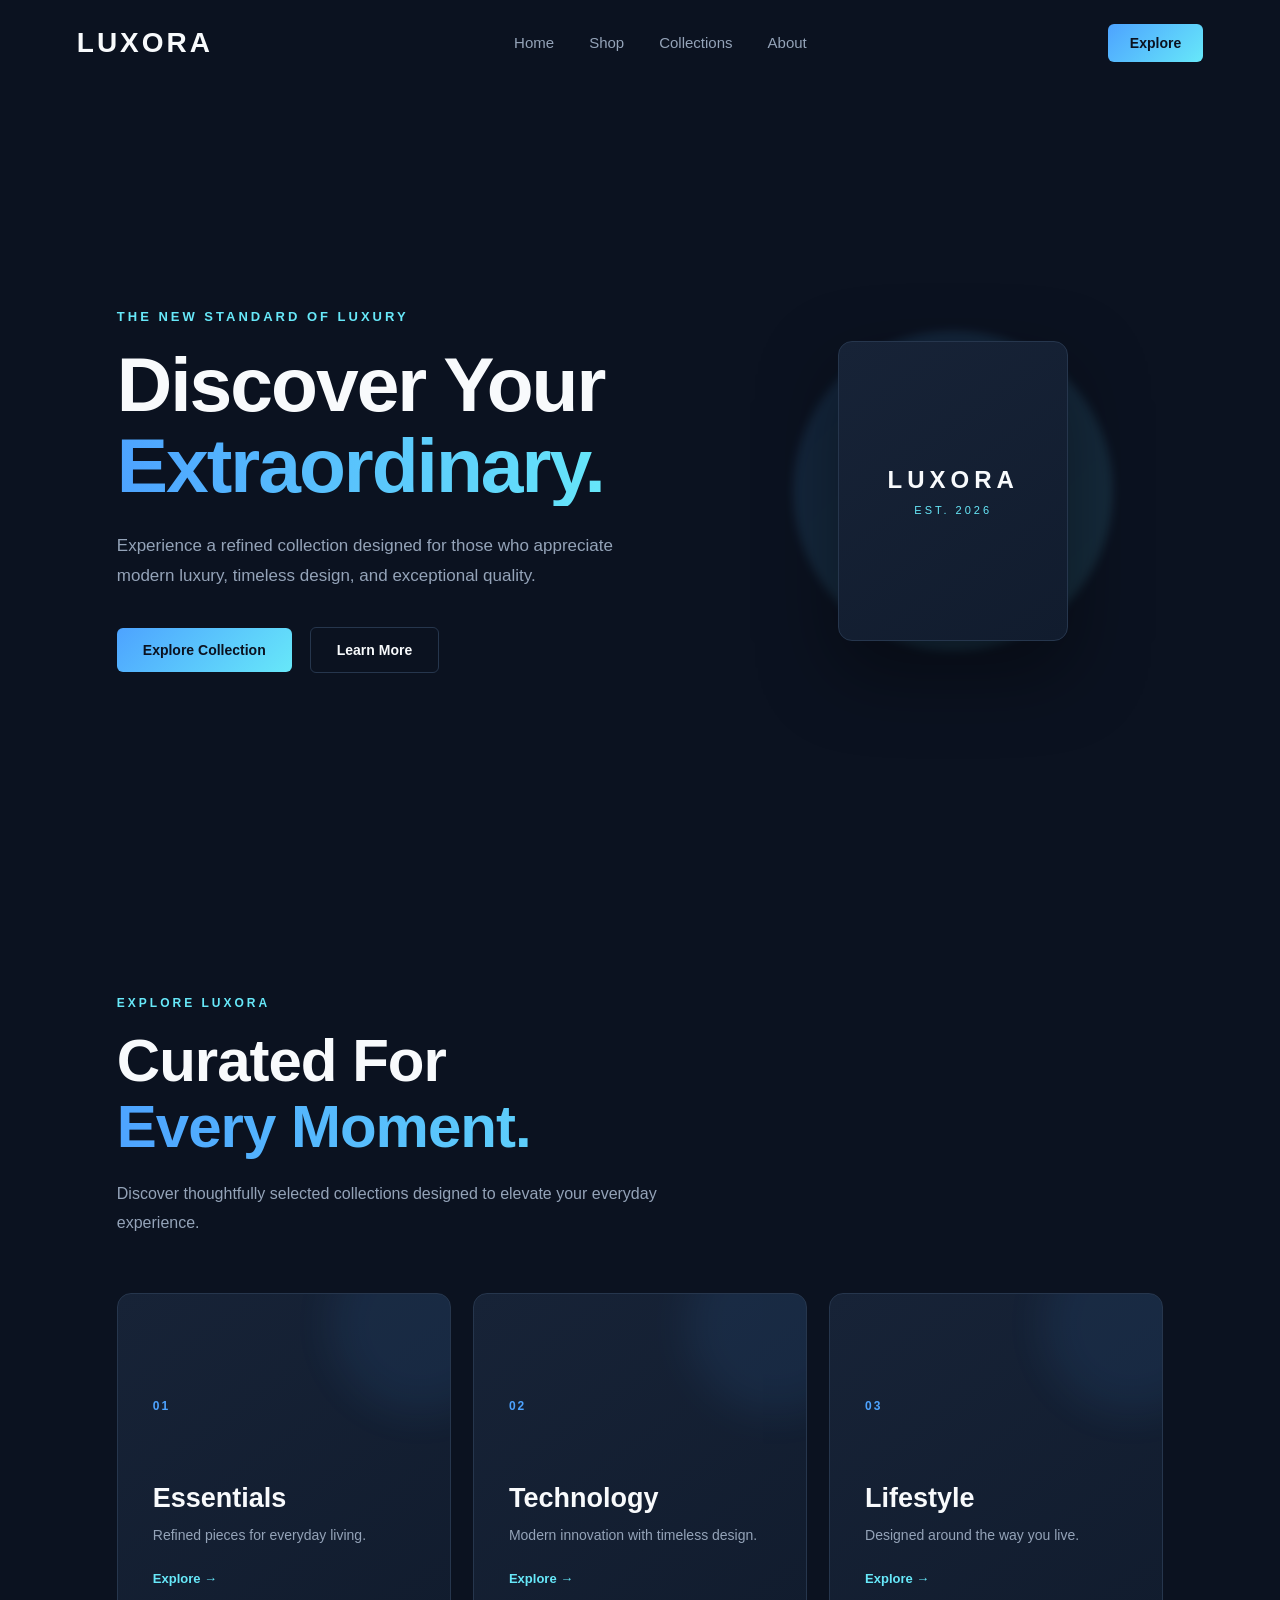
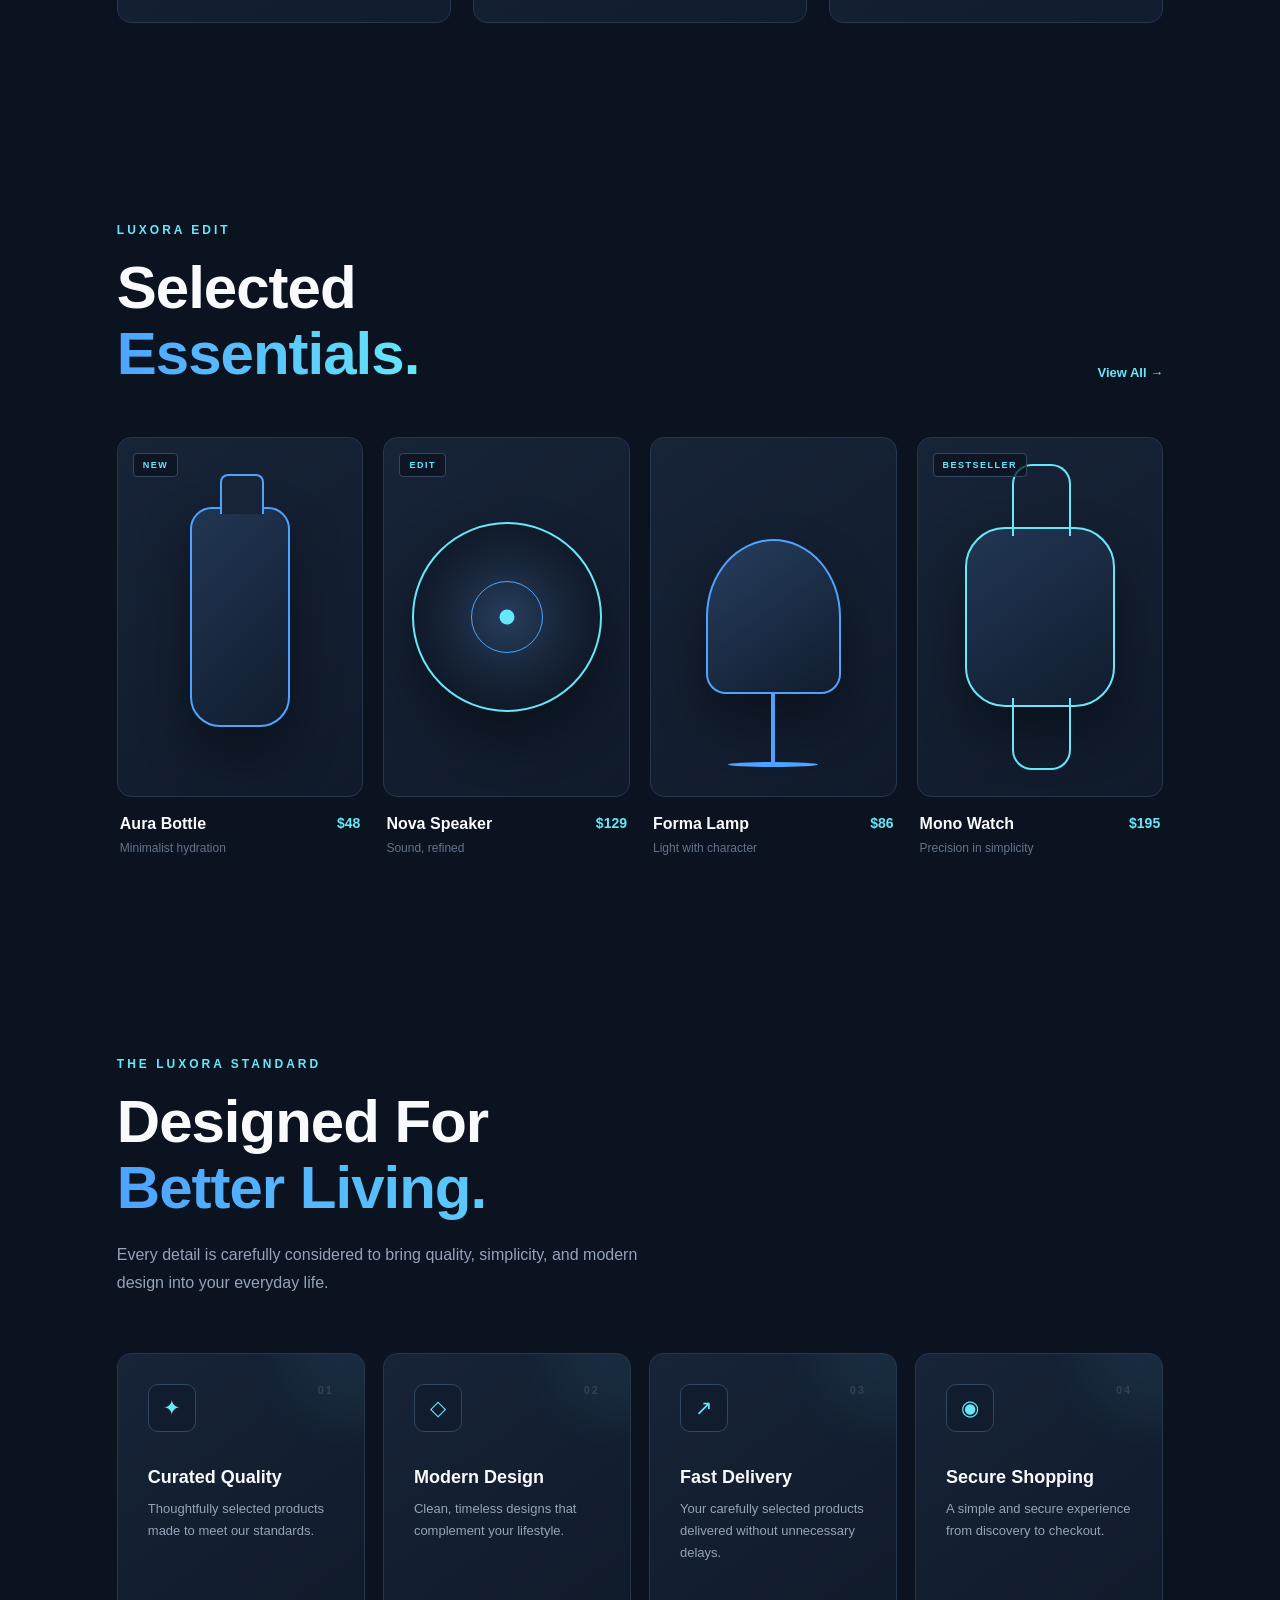
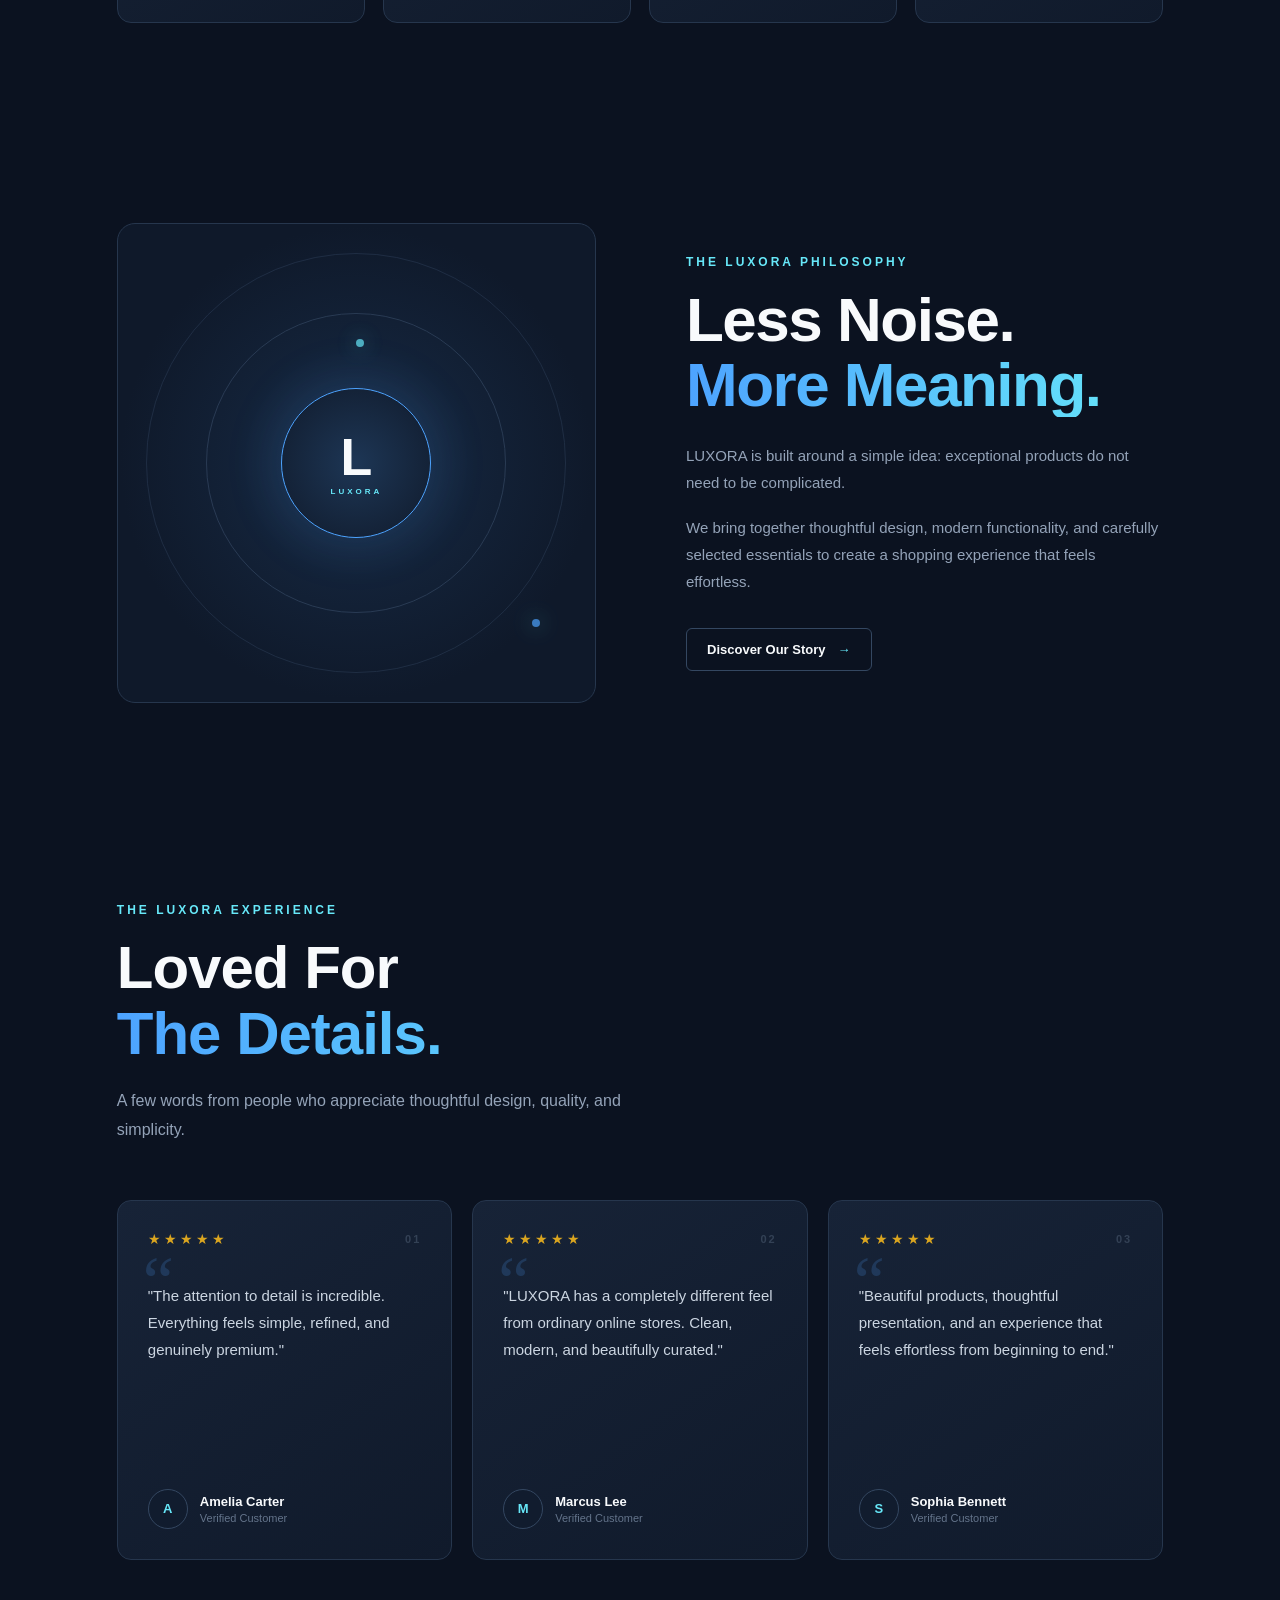
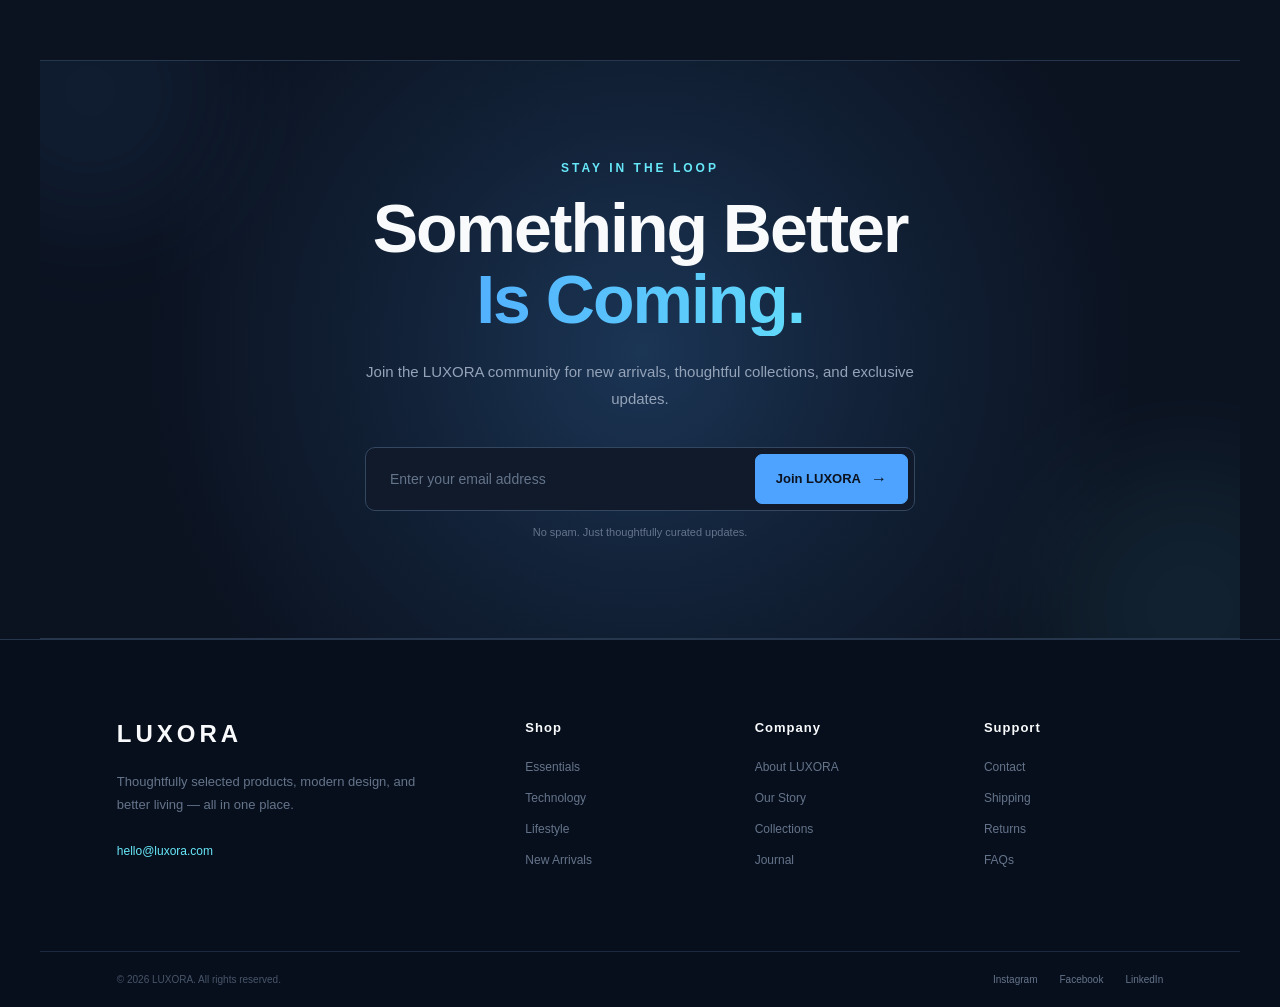
<file: index.html>
<!DOCTYPE html>
<html lang="en">

<head>
    <meta charset="UTF-8">

    <meta name="viewport" content="width=device-width, initial-scale=1.0">

    <title>LUXORA — Premium Lifestyle</title>

    <link rel="stylesheet" href="css/style.css">
</head>

<body>

    <!-- =========================
         HEADER / NAVBAR
    ========================== -->

    <header class="site-header">

        <nav class="navbar">

            <!-- Logo -->
            <a href="#" class="logo">LUXORA</a>


            <!-- Mobile Menu Toggle -->
            <input
                type="checkbox"
                id="menu-toggle"
                class="menu-toggle"
            >

            <label for="menu-toggle" class="menu-icon">
                <span></span>
                <span></span>
                <span></span>
            </label>


            <!-- Navigation Links -->
            <ul class="nav-links">
                <li><a href="#">Home</a></li>
                <li><a href="#">Shop</a></li>
                <li><a href="#">Collections</a></li>
                <li><a href="#">About</a></li>
            </ul>


            <!-- Desktop Button -->
            <a href="#" class="nav-button">Explore</a>

        </nav>

    </header>


    <!-- =========================
         MAIN CONTENT
    ========================== -->

    <main>

        <!-- =========================
             HERO SECTION
        ========================== -->

        <section class="hero">
            

            <!-- Hero Content -->

            <div class="hero-content">

                <p class="hero-label">
                    THE NEW STANDARD OF LUXURY
                </p>

                <h1>
                    Discover Your
                    <span>Extraordinary.</span>
                </h1>

                <p class="hero-description">
                    Experience a refined collection designed for
                    those who appreciate modern luxury, timeless
                    design, and exceptional quality.
                </p>


                <!-- Hero Buttons -->

                <div class="hero-buttons">

                    <a href="#" class="primary-button">
                        Explore Collection
                    </a>

                    <a href="#" class="secondary-button">
                        Learn More
                    </a>

                </div>

            </div>


            <!-- Hero Visual -->

            <div class="hero-visual">

                <!-- Background Glow -->
                <div class="hero-circle"></div>


                <!-- Product Card -->
                <div class="hero-card">

                    <span>LUXORA</span>

                    <p>EST. 2026</p>

                </div>

            </div>

        </section>

                </section>


        <!-- =========================
             FEATURED CATEGORIES
        ========================== -->

        <section class="categories">

            <div class="section-heading">

                <p class="section-label">
                    EXPLORE LUXORA
                </p>

                <h2>
                    Curated For
                    <span>Every Moment.</span>
                </h2>

                <p class="section-description">
                    Discover thoughtfully selected collections
                    designed to elevate your everyday experience.
                </p>

            </div>


            <div class="category-grid">

                <!-- Category 1 -->

                <a href="#" class="category-card">

                    <div class="category-content">

                        <span class="category-number">
                            01
                        </span>

                        <h3>
                            Essentials
                        </h3>

                        <p>
                            Refined pieces for everyday living.
                        </p>

                        <span class="category-link">
                            Explore →
                        </span>

                    </div>

                </a>


                <!-- Category 2 -->

                <a href="#" class="category-card">

                    <div class="category-content">

                        <span class="category-number">
                            02
                        </span>

                        <h3>
                            Technology
                        </h3>

                        <p>
                            Modern innovation with timeless design.
                        </p>

                        <span class="category-link">
                            Explore →
                        </span>

                    </div>

                </a>


                <!-- Category 3 -->

                <a href="#" class="category-card">

                    <div class="category-content">

                        <span class="category-number">
                            03
                        </span>

                        <h3>
                            Lifestyle
                        </h3>

                        <p>
                            Designed around the way you live.
                        </p>

                        <span class="category-link">
                            Explore →
                        </span>

                    </div>

                </a>

            </div>

        </section>

                <!-- =========================
             FEATURED PRODUCTS
        ========================== -->

        <section class="products">

            <div class="products-heading">

                <div>
                    <p class="section-label">
                        LUXORA EDIT
                    </p>

                    <h2>
                        Selected
                        <span>Essentials.</span>
                    </h2>
                </div>

                <a href="#" class="view-all">
                    View All →
                </a>

            </div>


            <!-- Product Grid -->

            <div class="product-grid">


                <!-- Product 1 -->

                <article class="product-card">

                    <div class="product-image">

                        <span class="product-badge">
                            NEW
                        </span>

                        <div class="product-shape product-shape-one">
                        </div>

                    </div>


                    <div class="product-info">

                        <div>
                            <h3>
                                Aura Bottle
                            </h3>

                            <p>
                                Minimalist hydration
                            </p>
                        </div>

                        <span class="product-price">
                            $48
                        </span>

                    </div>

                </article>


                <!-- Product 2 -->

                <article class="product-card">

                    <div class="product-image">

                        <span class="product-badge">
                            EDIT
                        </span>

                        <div class="product-shape product-shape-two">
                        </div>

                    </div>


                    <div class="product-info">

                        <div>
                            <h3>
                                Nova Speaker
                            </h3>

                            <p>
                                Sound, refined
                            </p>
                        </div>

                        <span class="product-price">
                            $129
                        </span>

                    </div>

                </article>


                <!-- Product 3 -->

                <article class="product-card">

                    <div class="product-image">

                        <div class="product-shape product-shape-three">
                        </div>

                    </div>


                    <div class="product-info">

                        <div>
                            <h3>
                                Forma Lamp
                            </h3>

                            <p>
                                Light with character
                            </p>
                        </div>

                        <span class="product-price">
                            $86
                        </span>

                    </div>

                </article>


                <!-- Product 4 -->

                <article class="product-card">

                    <div class="product-image">

                        <span class="product-badge">
                            BESTSELLER
                        </span>

                        <div class="product-shape product-shape-four">
                        </div>

                    </div>


                    <div class="product-info">

                        <div>
                            <h3>
                                Mono Watch
                            </h3>

                            <p>
                                Precision in simplicity
                            </p>
                        </div>

                        <span class="product-price">
                            $195
                        </span>

                    </div>

                </article>

            </div>

        </section>

                <!-- =========================
             WHY LUXORA
        ========================== -->

        <section class="benefits">

            <div class="benefits-heading">

                <p class="section-label">
                    THE LUXORA STANDARD
                </p>

                <h2>
                    Designed For
                    <span>Better Living.</span>
                </h2>

                <p class="section-description">
                    Every detail is carefully considered to bring
                    quality, simplicity, and modern design into
                    your everyday life.
                </p>

            </div>


            <div class="benefits-grid">


                <!-- Benefit 1 -->

                <article class="benefit-card">

                    <div class="benefit-icon">
                        ✦
                    </div>

                    <div class="benefit-number">
                        01
                    </div>

                    <h3>
                        Curated Quality
                    </h3>

                    <p>
                        Thoughtfully selected products
                        made to meet our standards.
                    </p>

                </article>


                <!-- Benefit 2 -->

                <article class="benefit-card">

                    <div class="benefit-icon">
                        ◇
                    </div>

                    <div class="benefit-number">
                        02
                    </div>

                    <h3>
                        Modern Design
                    </h3>

                    <p>
                        Clean, timeless designs that
                        complement your lifestyle.
                    </p>

                </article>


                <!-- Benefit 3 -->

                <article class="benefit-card">

                    <div class="benefit-icon">
                        ↗
                    </div>

                    <div class="benefit-number">
                        03
                    </div>

                    <h3>
                        Fast Delivery
                    </h3>

                    <p>
                        Your carefully selected products
                        delivered without unnecessary delays.
                    </p>

                </article>


                <!-- Benefit 4 -->

                <article class="benefit-card">

                    <div class="benefit-icon">
                        ◉
                    </div>

                    <div class="benefit-number">
                        04
                    </div>

                    <h3>
                        Secure Shopping
                    </h3>

                    <p>
                        A simple and secure experience
                        from discovery to checkout.
                    </p>

                </article>


            </div>

        </section>

                <!-- =========================
             LUXORA BRAND STORY
        ========================== -->

        <section class="brand-story">

            <div class="story-visual">

                <div class="story-orbit story-orbit-one"></div>

                <div class="story-orbit story-orbit-two"></div>

                <div class="story-center">

                    <span>
                        L
                    </span>

                    <small>
                        LUXORA
                    </small>

                </div>

            </div>


            <div class="story-content">

                <p class="section-label">
                    THE LUXORA PHILOSOPHY
                </p>

                <h2>
                    Less Noise.
                    <span>More Meaning.</span>
                </h2>

                <p class="story-text">
                    LUXORA is built around a simple idea:
                    exceptional products do not need to be
                    complicated.
                </p>

                <p class="story-text">
                    We bring together thoughtful design,
                    modern functionality, and carefully
                    selected essentials to create a shopping
                    experience that feels effortless.
                </p>


                <a href="#" class="story-button">
                    Discover Our Story
                    <span>→</span>
                </a>

            </div>

        </section>

                <!-- =========================
             CUSTOMER TESTIMONIALS
        ========================== -->

        <section class="testimonials">

            <div class="testimonials-heading">

                <p class="section-label">
                    THE LUXORA EXPERIENCE
                </p>

                <h2>
                    Loved For
                    <span>The Details.</span>
                </h2>

                <p class="section-description">
                    A few words from people who appreciate
                    thoughtful design, quality, and simplicity.
                </p>

            </div>


            <!-- Testimonials Grid -->

            <div class="testimonial-grid">


                <!-- Testimonial 1 -->

                <article class="testimonial-card">

                    <div class="testimonial-top">

                        <div class="stars">
                            ★★★★★
                        </div>

                        <span class="testimonial-number">
                            01
                        </span>

                    </div>


                    <blockquote>
                        "The attention to detail is incredible.
                        Everything feels simple, refined, and
                        genuinely premium."
                    </blockquote>


                    <div class="customer">

                        <div class="customer-avatar">
                            A
                        </div>

                        <div>
                            <h3>
                                Amelia Carter
                            </h3>

                            <p>
                                Verified Customer
                            </p>
                        </div>

                    </div>

                </article>


                <!-- Testimonial 2 -->

                <article class="testimonial-card">

                    <div class="testimonial-top">

                        <div class="stars">
                            ★★★★★
                        </div>

                        <span class="testimonial-number">
                            02
                        </span>

                    </div>


                    <blockquote>
                        "LUXORA has a completely different
                        feel from ordinary online stores.
                        Clean, modern, and beautifully curated."
                    </blockquote>


                    <div class="customer">

                        <div class="customer-avatar">
                            M
                        </div>

                        <div>
                            <h3>
                                Marcus Lee
                            </h3>

                            <p>
                                Verified Customer
                            </p>
                        </div>

                    </div>

                </article>


                <!-- Testimonial 3 -->

                <article class="testimonial-card">

                    <div class="testimonial-top">

                        <div class="stars">
                            ★★★★★
                        </div>

                        <span class="testimonial-number">
                            03
                        </span>

                    </div>


                    <blockquote>
                        "Beautiful products, thoughtful
                        presentation, and an experience that
                        feels effortless from beginning to end."
                    </blockquote>


                    <div class="customer">

                        <div class="customer-avatar">
                            S
                        </div>

                        <div>
                            <h3>
                                Sophia Bennett
                            </h3>

                            <p>
                                Verified Customer
                            </p>
                        </div>

                    </div>

                </article>


            </div>

        </section>

        <section class="newsletter">

    <div class="newsletter-glow newsletter-glow-one"></div>
    <div class="newsletter-glow newsletter-glow-two"></div>

    <div class="newsletter-content">

        <p class="section-label">STAY IN THE LOOP</p>

        <h2>
            Something Better
            <span>Is Coming.</span>
        </h2>

        <p class="newsletter-text">
            Join the LUXORA community for new arrivals,
            thoughtful collections, and exclusive updates.
        </p>

        <form class="newsletter-form">

            <input
                type="email"
                placeholder="Enter your email address"
            >

            <button type="submit">
                Join LUXORA
                <span>→</span>
            </button>

        </form>

        <p class="newsletter-note">
            No spam. Just thoughtfully curated updates.
        </p>

    </div>

</section>

    </main>

    <footer class="site-footer">

    <div class="footer-main">

        <!-- Brand -->
        <div class="footer-brand">

            <a href="#" class="footer-logo">
                LUXORA
            </a>

            <p>
                Thoughtfully selected products,
                modern design, and better living —
                all in one place.
            </p>

            <a href="#" class="footer-email">
                hello@luxora.com
            </a>

        </div>

        <!-- Shop -->
        <div class="footer-column">

            <h3>Shop</h3>

            <ul>
                <li><a href="#">Essentials</a></li>
                <li><a href="#">Technology</a></li>
                <li><a href="#">Lifestyle</a></li>
                <li><a href="#">New Arrivals</a></li>
            </ul>

        </div>

        <!-- Company -->
        <div class="footer-column">

            <h3>Company</h3>

            <ul>
                <li><a href="#">About LUXORA</a></li>
                <li><a href="#">Our Story</a></li>
                <li><a href="#">Collections</a></li>
                <li><a href="#">Journal</a></li>
            </ul>

        </div>

        <!-- Support -->
        <div class="footer-column">

            <h3>Support</h3>

            <ul>
                <li><a href="#">Contact</a></li>
                <li><a href="#">Shipping</a></li>
                <li><a href="#">Returns</a></li>
                <li><a href="#">FAQs</a></li>
            </ul>

        </div>

    </div>


    <div class="footer-bottom">

        <p>
            © 2026 LUXORA. All rights reserved.
        </p>

        <div class="footer-socials">
            <a href="#">Instagram</a>
            <a href="#">Facebook</a>
            <a href="#">LinkedIn</a>
        </div>

    </div>

</footer>

</body>

</html>
</file>
<file: css/style.css>
/* =========================
   RESET
========================= */

* {
    margin: 0;
    padding: 0;
    box-sizing: border-box;
}


/* =========================
   BODY
========================= */

body {
    background-color: #0B1220;
    color: #F8FAFC;
    font-family: Arial, sans-serif;
}


/* =========================
   HEADER
========================= */

.site-header {
    width: 100%;
    padding: 24px 6%;
}


/* =========================
   NAVBAR
========================= */

.navbar {
    max-width: 1200px;
    margin: 0 auto;

    display: flex;
    align-items: center;
    justify-content: space-between;
}


/* =========================
   LOGO
========================= */

.logo {
    color: #F8FAFC;
    text-decoration: none;

    font-size: 28px;
    font-weight: 700;
    letter-spacing: 3px;
}


/* =========================
   NAVIGATION LINKS
========================= */

.nav-links {
    display: flex;
    align-items: center;

    gap: 35px;

    list-style: none;
}

.nav-links a {
    color: #94A3B8;
    text-decoration: none;

    font-size: 15px;

    transition: color 0.3s ease;
}

.nav-links a:hover {
    color: #67E8F9;
}


/* =========================
   EXPLORE BUTTON
========================= */

.nav-button {
    display: inline-block;

    padding: 11px 22px;

    background: linear-gradient(
        135deg,
        #4DA3FF,
        #67E8F9
    );

    color: #0B1220;
    text-decoration: none;

    font-size: 14px;
    font-weight: 600;

    border-radius: 6px;

    transition:
        transform 0.3s ease,
        box-shadow 0.3s ease;
}

.nav-button:hover {
    transform: translateY(-2px);

    box-shadow:
        0 8px 25px rgba(77, 163, 255, 0.25);
}


/* =========================
   MOBILE MENU CONTROLS
========================= */

.menu-toggle {
    display: none;
}

.menu-icon {
    display: none;
}


/* ==================================================
   HERO SECTION
================================================== */

.hero {
    max-width: 1200px;

    min-height: calc(100vh - 90px);

    margin: 0 auto;

    padding: 70px 6%;

    display: flex;
    align-items: center;
    justify-content: space-between;

    gap: 60px;
}


/* =========================
   HERO CONTENT
========================= */

.hero-content {
    max-width: 600px;
}


/* Small Label */

.hero-label {
    margin-bottom: 20px;

    color: #67E8F9;

    font-size: 13px;
    font-weight: 600;

    letter-spacing: 3px;
}


/* Main Heading */

.hero h1 {
    margin-bottom: 25px;

    color: #F8FAFC;

    font-size: clamp(50px, 6vw, 82px);

    line-height: 1.05;

    letter-spacing: -2px;
}


/* Gradient Heading */

.hero h1 span {
    display: block;

    background: linear-gradient(
        90deg,
        #4DA3FF,
        #67E8F9
    );

    -webkit-background-clip: text;
    background-clip: text;

    color: transparent;
}


/* Description */

.hero-description {
    max-width: 500px;

    margin-bottom: 35px;

    color: #94A3B8;

    font-size: 17px;

    line-height: 1.8;
}


/* =========================
   HERO BUTTONS
========================= */

.hero-buttons {
    display: flex;
    align-items: center;

    gap: 18px;
}


/* Both Buttons */

.primary-button,
.secondary-button {
    padding: 14px 26px;

    border-radius: 6px;

    text-decoration: none;

    font-size: 14px;
    font-weight: 600;

    transition:
        transform 0.3s ease,
        box-shadow 0.3s ease,
        border-color 0.3s ease,
        color 0.3s ease;
}


/* Primary Button */

.primary-button {
    background: linear-gradient(
        135deg,
        #4DA3FF,
        #67E8F9
    );

    color: #0B1220;
}

.primary-button:hover {
    transform: translateY(-3px);

    box-shadow:
        0 12px 30px rgba(77, 163, 255, 0.25);
}


/* Secondary Button */

.secondary-button {
    border: 1px solid #26364D;

    color: #F8FAFC;
}

.secondary-button:hover {
    border-color: #4DA3FF;

    color: #67E8F9;

    transform: translateY(-3px);
}


/* ==================================================
   HERO VISUAL
================================================== */

.hero-visual {
    position: relative;

    width: 420px;
    height: 420px;

    flex-shrink: 0;

    display: flex;
    align-items: center;
    justify-content: center;
}


/* =========================
   GLOWING CIRCLE
========================= */

.hero-circle {
    position: absolute;

    width: 320px;
    height: 320px;

    border-radius: 50%;

    background: linear-gradient(
        135deg,
        #4DA3FF,
        #67E8F9
    );

    opacity: 0.12;

    filter: blur(5px);
}


/* =========================
   HERO CARD
========================= */

.hero-card {
    position: relative;

    z-index: 2;

    width: 230px;
    height: 300px;

    border: 1px solid #26364D;

    border-radius: 14px;

    background: linear-gradient(
        145deg,
        #172337,
        #111C2E
    );

    display: flex;
    flex-direction: column;

    align-items: center;
    justify-content: center;

    box-shadow:
        0 30px 80px rgba(0, 0, 0, 0.4);

    transition:
        transform 0.4s ease,
        border-color 0.4s ease;
}


/* Card Hover */

.hero-card:hover {
    transform: translateY(-8px);

    border-color: #4DA3FF;
}


/* Card Brand */

.hero-card span {
    color: #F8FAFC;

    font-size: 24px;
    font-weight: 700;

    letter-spacing: 5px;
}


/* Card Year */

.hero-card p {
    margin-top: 10px;

    color: #67E8F9;

    font-size: 11px;

    letter-spacing: 3px;
}


/* ==================================================
   MOBILE RESPONSIVE DESIGN
================================================== */

@media (max-width: 768px) {

    /* =========================
       HEADER
    ========================== */

    .site-header {
        padding: 20px 5%;
    }


    /* =========================
       NAVBAR
    ========================== */

    .navbar {
        position: relative;

        flex-wrap: wrap;
    }


    /* Logo */

    .logo {
        font-size: 24px;
    }


    /* =========================
       HAMBURGER
    ========================== */

    .menu-icon {
        display: flex;

        width: 30px;
        height: 24px;

        flex-direction: column;
        justify-content: space-between;

        cursor: pointer;
    }


    .menu-icon span {
        width: 100%;
        height: 2px;

        background-color: #F8FAFC;

        transition:
            transform 0.3s ease,
            opacity 0.3s ease;
    }


    /* =========================
       MOBILE NAVIGATION
    ========================== */

    .nav-links {
        display: none;

        width: 100%;

        flex-direction: column;
        align-items: center;

        gap: 25px;

        padding: 25px 0;

        order: 3;
    }


    /* Show menu */

    .menu-toggle:checked ~ .nav-links {
        display: flex;
    }


    /* Hide Explore button */

    .nav-button {
        display: none;
    }


    /* =========================
       HAMBURGER → X
    ========================== */

    .menu-toggle:checked ~ .menu-icon span:nth-child(1) {
        transform: translateY(11px) rotate(45deg);
    }

    .menu-toggle:checked ~ .menu-icon span:nth-child(2) {
        opacity: 0;
    }

    .menu-toggle:checked ~ .menu-icon span:nth-child(3) {
        transform: translateY(-11px) rotate(-45deg);
    }


    /* ==================================================
       MOBILE HERO
    ================================================== */

    .hero {
        min-height: auto;

        padding: 60px 5% 80px;

        flex-direction: column;

        text-align: center;

        gap: 60px;
    }


    /* Hero Content */

    .hero-content {
        max-width: 100%;
    }


    /* Hero Label */

    .hero-label {
        margin-bottom: 18px;

        font-size: 11px;

        letter-spacing: 2px;
    }


    /* Hero Heading */

    .hero h1 {
        margin-bottom: 20px;

        font-size: clamp(42px, 12vw, 62px);

        letter-spacing: -1px;
    }


    /* Description */

    .hero-description {
        max-width: 500px;

        margin: 0 auto 30px;

        font-size: 15px;

        line-height: 1.7;
    }


    /* Buttons */

    .hero-buttons {
        justify-content: center;

        flex-wrap: wrap;

        gap: 12px;
    }


    .primary-button,
    .secondary-button {
        padding: 13px 20px;
    }


    /* =========================
       MOBILE HERO VISUAL
    ========================== */

    .hero-visual {
        width: 320px;
        height: 340px;
    }


    .hero-circle {
        width: 260px;
        height: 260px;
    }


    .hero-card {
        width: 200px;
        height: 270px;
    }


    .hero-card span {
        font-size: 21px;

        letter-spacing: 4px;
    }
       


}

/* ==================================================
   FEATURED CATEGORIES
================================================== */

.categories {
    max-width: 1200px;

    margin: 0 auto;

    padding: 100px 6%;
}


/* =========================
   SECTION HEADING
========================= */

.section-heading {
    max-width: 650px;

    margin-bottom: 55px;
}


.section-label {
    margin-bottom: 18px;

    color: #67E8F9;

    font-size: 12px;
    font-weight: 600;

    letter-spacing: 3px;
}


.section-heading h2 {
    margin-bottom: 20px;

    color: #F8FAFC;

    font-size: clamp(38px, 5vw, 60px);

    line-height: 1.1;

    letter-spacing: -1px;
}


.section-heading h2 span {
    display: block;

    background: linear-gradient(
        90deg,
        #4DA3FF,
        #67E8F9
    );

    -webkit-background-clip: text;
    background-clip: text;

    color: transparent;
}


.section-description {
    max-width: 550px;

    color: #94A3B8;

    font-size: 16px;

    line-height: 1.8;
}


/* =========================
   CATEGORY GRID
========================= */

.category-grid {
    display: grid;

    grid-template-columns: repeat(3, 1fr);

    gap: 22px;
}


/* =========================
   CATEGORY CARD
========================= */

.category-card {
    position: relative;

    min-height: 330px;

    padding: 35px;

    display: flex;
    align-items: flex-end;

    overflow: hidden;

    border: 1px solid #26364D;

    border-radius: 14px;

    background:
        linear-gradient(
            145deg,
            #172337,
            #111C2E
        );

    text-decoration: none;

    transition:
        transform 0.4s ease,
        border-color 0.4s ease,
        box-shadow 0.4s ease;
}


/* Subtle Glow */

.category-card::before {
    content: "";

    position: absolute;

    width: 180px;
    height: 180px;

    top: -60px;
    right: -60px;

    border-radius: 50%;

    background: #4DA3FF;

    opacity: 0.08;

    filter: blur(20px);

    transition:
        transform 0.5s ease,
        opacity 0.5s ease;
}


/* Card Hover */

.category-card:hover {
    transform: translateY(-8px);

    border-color: #4DA3FF;

    box-shadow:
        0 20px 50px rgba(0, 0, 0, 0.3);
}


/* Move Glow */

.category-card:hover::before {
    transform: scale(1.5);

    opacity: 0.15;
}


/* =========================
   CATEGORY CONTENT
========================= */

.category-content {
    position: relative;

    z-index: 2;
}


.category-number {
    display: block;

    margin-bottom: 70px;

    color: #4DA3FF;

    font-size: 12px;
    font-weight: 600;

    letter-spacing: 2px;
}


.category-content h3 {
    margin-bottom: 10px;

    color: #F8FAFC;

    font-size: 27px;
}


.category-content p {
    margin-bottom: 22px;

    color: #94A3B8;

    font-size: 14px;

    line-height: 1.6;
}


.category-link {
    color: #67E8F9;

    font-size: 13px;
    font-weight: 600;

    transition: color 0.3s ease;
}


.category-card:hover .category-link {
    color: #F8FAFC;
}

/* ==================================================
   FEATURED PRODUCTS
================================================== */

.products {
    max-width: 1200px;

    margin: 0 auto;

    padding: 100px 6%;
}


/* =========================
   PRODUCTS HEADING
========================= */

.products-heading {
    display: flex;
    align-items: flex-end;
    justify-content: space-between;

    gap: 30px;

    margin-bottom: 50px;
}


.products-heading h2 {
    margin-bottom: 0;

    color: #F8FAFC;

    font-size: clamp(38px, 5vw, 60px);

    line-height: 1.1;

    letter-spacing: -1px;
}


.products-heading h2 span {
    display: block;

    background: linear-gradient(
        90deg,
        #4DA3FF,
        #67E8F9
    );

    -webkit-background-clip: text;
    background-clip: text;

    color: transparent;
}


/* =========================
   VIEW ALL
========================= */

.view-all {
    flex-shrink: 0;

    padding-bottom: 7px;

    color: #67E8F9;

    text-decoration: none;

    font-size: 13px;
    font-weight: 600;

    transition: color 0.3s ease;
}


.view-all:hover {
    color: #F8FAFC;
}


/* =========================
   PRODUCT GRID
========================= */

.product-grid {
    display: grid;

    grid-template-columns: repeat(4, 1fr);

    gap: 20px;
}


/* =========================
   PRODUCT CARD
========================= */

.product-card {
    min-width: 0;

    cursor: pointer;

    transition: transform 0.4s ease;
}


.product-card:hover {
    transform: translateY(-6px);
}


/* =========================
   PRODUCT IMAGE AREA
========================= */

.product-image {
    position: relative;

    height: 360px;

    overflow: hidden;

    border: 1px solid #26364D;

    border-radius: 14px;

    background:
        linear-gradient(
            145deg,
            #172337,
            #101A2B
        );

    display: flex;
    align-items: center;
    justify-content: center;
}


/* =========================
   PRODUCT BADGE
========================= */

.product-badge {
    position: absolute;

    top: 15px;
    left: 15px;

    z-index: 3;

    padding: 6px 9px;

    border: 1px solid #344761;

    border-radius: 4px;

    background: rgba(11, 18, 32, 0.7);

    color: #67E8F9;

    font-size: 9px;
    font-weight: 700;

    letter-spacing: 1.5px;
}


/* =========================
   PRODUCT SHAPES
========================= */

.product-shape {
    position: relative;

    transition:
        transform 0.5s ease,
        box-shadow 0.5s ease;
}


/* Bottle */

.product-shape-one {
    width: 100px;
    height: 220px;

    border: 2px solid #4DA3FF;

    border-radius: 22px 22px 30px 30px;

    background:
        linear-gradient(
            135deg,
            #213653,
            #111C2E
        );

    box-shadow:
        0 25px 50px rgba(0, 0, 0, 0.4);
}


.product-shape-one::before {
    content: "";

    position: absolute;

    top: -35px;
    left: 28px;

    width: 40px;
    height: 38px;

    border: 2px solid #4DA3FF;

    border-bottom: none;

    border-radius: 8px 8px 0 0;

    background: #172337;
}


/* Speaker */

.product-shape-two {
    width: 190px;
    height: 190px;

    border: 2px solid #67E8F9;

    border-radius: 50%;

    background:
        radial-gradient(
            circle,
            #263E5E 0%,
            #172337 45%,
            #101A2B 70%
        );

    box-shadow:
        0 25px 50px rgba(0, 0, 0, 0.4);
}


.product-shape-two::before {
    content: "";

    position: absolute;

    top: 50%;
    left: 50%;

    width: 70px;
    height: 70px;

    transform: translate(-50%, -50%);

    border: 1px solid #4DA3FF;

    border-radius: 50%;
}


.product-shape-two::after {
    content: "";

    position: absolute;

    top: 50%;
    left: 50%;

    width: 15px;
    height: 15px;

    transform: translate(-50%, -50%);

    border-radius: 50%;

    background: #67E8F9;
}


/* Lamp */

.product-shape-three {
    width: 135px;
    height: 155px;

    border: 2px solid #4DA3FF;

    border-radius: 50% 50% 20px 20px;

    background:
        linear-gradient(
            145deg,
            #263E5E,
            #111C2E
        );

    box-shadow:
        0 25px 50px rgba(0, 0, 0, 0.4);
}


.product-shape-three::before {
    content: "";

    position: absolute;

    bottom: -70px;
    left: 50%;

    width: 4px;
    height: 70px;

    transform: translateX(-50%);

    background: #4DA3FF;
}


.product-shape-three::after {
    content: "";

    position: absolute;

    bottom: -75px;
    left: 50%;

    width: 90px;
    height: 5px;

    transform: translateX(-50%);

    border-radius: 50%;

    background: #4DA3FF;
}


/* Watch */

.product-shape-four {
    width: 150px;
    height: 180px;

    border: 2px solid #67E8F9;

    border-radius: 40px;

    background:
        linear-gradient(
            145deg,
            #213653,
            #111C2E
        );

    box-shadow:
        0 25px 50px rgba(0, 0, 0, 0.4);
}


.product-shape-four::before {
    content: "";

    position: absolute;

    top: -65px;
    left: 45px;

    width: 55px;
    height: 70px;

    border: 2px solid #67E8F9;

    border-bottom: none;

    border-radius: 20px 20px 0 0;
}


.product-shape-four::after {
    content: "";

    position: absolute;

    bottom: -65px;
    left: 45px;

    width: 55px;
    height: 70px;

    border: 2px solid #67E8F9;

    border-top: none;

    border-radius: 0 0 20px 20px;
}


/* =========================
   PRODUCT HOVER
========================= */

.product-card:hover .product-shape {
    transform: scale(1.05);
}


/* =========================
   PRODUCT INFORMATION
========================= */

.product-info {
    display: flex;

    align-items: flex-start;
    justify-content: space-between;

    gap: 15px;

    padding: 18px 3px 0;
}


.product-info h3 {
    margin-bottom: 6px;

    color: #F8FAFC;

    font-size: 16px;
}


.product-info p {
    color: #64748B;

    font-size: 12px;

    line-height: 1.5;
}


.product-price {
    flex-shrink: 0;

    color: #67E8F9;

    font-size: 14px;
    font-weight: 600;
}

/* ==================================================
   WHY LUXORA / BENEFITS
================================================== */

.benefits {
    max-width: 1200px;

    margin: 0 auto;

    padding: 100px 6%;
}


/* =========================
   BENEFITS HEADING
========================= */

.benefits-heading {
    max-width: 650px;

    margin-bottom: 55px;
}


.benefits-heading h2 {
    margin-bottom: 20px;

    color: #F8FAFC;

    font-size: clamp(38px, 5vw, 60px);

    line-height: 1.1;

    letter-spacing: -1px;
}


.benefits-heading h2 span {
    display: block;

    background: linear-gradient(
        90deg,
        #4DA3FF,
        #67E8F9
    );

    -webkit-background-clip: text;
    background-clip: text;

    color: transparent;
}


/* =========================
   BENEFITS GRID
========================= */

.benefits-grid {
    display: grid;

    grid-template-columns: repeat(4, 1fr);

    gap: 18px;
}


/* =========================
   BENEFIT CARD
========================= */

.benefit-card {
    position: relative;

    min-height: 270px;

    padding: 30px;

    overflow: hidden;

    border: 1px solid #26364D;

    border-radius: 14px;

    background:
        linear-gradient(
            145deg,
            #172337,
            #101A2B
        );

    transition:
        transform 0.4s ease,
        border-color 0.4s ease,
        box-shadow 0.4s ease;
}


/* Decorative Glow */

.benefit-card::before {
    content: "";

    position: absolute;

    width: 150px;
    height: 150px;

    top: -80px;
    right: -70px;

    border-radius: 50%;

    background: #67E8F9;

    opacity: 0.06;

    filter: blur(25px);

    transition:
        transform 0.5s ease,
        opacity 0.5s ease;
}


/* Card Hover */

.benefit-card:hover {
    transform: translateY(-7px);

    border-color: #4DA3FF;

    box-shadow:
        0 20px 45px rgba(0, 0, 0, 0.3);
}


.benefit-card:hover::before {
    transform: scale(1.5);

    opacity: 0.13;
}


/* =========================
   BENEFIT ICON
========================= */

.benefit-icon {
    position: relative;

    z-index: 2;

    width: 48px;
    height: 48px;

    display: flex;

    align-items: center;
    justify-content: center;

    margin-bottom: 35px;

    border: 1px solid #344761;

    border-radius: 10px;

    background: #111C2E;

    color: #67E8F9;

    font-size: 21px;

    transition:
        transform 0.4s ease,
        border-color 0.4s ease;
}


.benefit-card:hover .benefit-icon {
    transform: translateY(-3px);

    border-color: #67E8F9;
}


/* =========================
   BENEFIT NUMBER
========================= */

.benefit-number {
    position: absolute;

    top: 30px;
    right: 30px;

    color: #334155;

    font-size: 11px;
    font-weight: 600;

    letter-spacing: 2px;
}


/* =========================
   BENEFIT TEXT
========================= */

.benefit-card h3 {
    position: relative;

    z-index: 2;

    margin-bottom: 10px;

    color: #F8FAFC;

    font-size: 18px;
}


.benefit-card p {
    position: relative;

    z-index: 2;

    color: #94A3B8;

    font-size: 13px;

    line-height: 1.7;
}

/* ==================================================
   LUXORA BRAND STORY
================================================== */

.brand-story {
    max-width: 1200px;

    min-height: 600px;

    margin: 0 auto;

    padding: 100px 6%;

    display: flex;

    align-items: center;

    gap: 90px;
}


/* =========================
   STORY VISUAL
========================= */

.story-visual {
    position: relative;

    flex: 1;

    min-width: 0;

    height: 480px;

    display: flex;

    align-items: center;
    justify-content: center;

    overflow: hidden;

    border: 1px solid #26364D;

    border-radius: 18px;

    background:
        radial-gradient(
            circle at center,
            #1D3655 0%,
            #132238 35%,
            #0F192A 70%
        );
}


/* =========================
   ORBITS
========================= */

.story-orbit {
    position: absolute;

    border: 1px solid #344761;

    border-radius: 50%;

    opacity: 0.7;
}


.story-orbit-one {
    width: 300px;
    height: 300px;

    animation: storyRotate 18s linear infinite;
}


.story-orbit-two {
    width: 420px;
    height: 420px;

    border-color: #26364D;

    animation: storyRotateReverse 24s linear infinite;
}


/* Orbit Decorative Dots */

.story-orbit-one::before,
.story-orbit-two::before {
    content: "";

    position: absolute;

    width: 8px;
    height: 8px;

    border-radius: 50%;

    background: #67E8F9;

    box-shadow:
        0 0 20px rgba(103, 232, 249, 0.7);
}


.story-orbit-one::before {
    top: 25px;
    left: 50%;
}


.story-orbit-two::before {
    bottom: 45px;
    right: 25px;

    background: #4DA3FF;
}


/* =========================
   CENTER LOGO
========================= */

.story-center {
    position: relative;

    z-index: 3;

    width: 150px;
    height: 150px;

    display: flex;

    flex-direction: column;

    align-items: center;
    justify-content: center;

    border: 1px solid #4DA3FF;

    border-radius: 50%;

    background:
        radial-gradient(
            circle,
            #1D3655,
            #101A2B
        );

    box-shadow:
        0 0 60px rgba(77, 163, 255, 0.15);
}


.story-center span {
    margin-bottom: 4px;

    color: #F8FAFC;

    font-size: 52px;
    font-weight: 700;

    line-height: 1;
}


.story-center small {
    color: #67E8F9;

    font-size: 8px;
    font-weight: 600;

    letter-spacing: 3px;
}


/* =========================
   STORY ANIMATION
========================= */

@keyframes storyRotate {

    from {
        transform: rotate(0deg);
    }

    to {
        transform: rotate(360deg);
    }

}


@keyframes storyRotateReverse {

    from {
        transform: rotate(360deg);
    }

    to {
        transform: rotate(0deg);
    }

}


/* =========================
   STORY CONTENT
========================= */

.story-content {
    flex: 1;

    min-width: 0;
}


.story-content h2 {
    margin-bottom: 25px;

    color: #F8FAFC;

    font-size: clamp(40px, 5vw, 62px);

    line-height: 1.05;

    letter-spacing: -1.5px;
}


.story-content h2 span {
    display: block;

    background: linear-gradient(
        90deg,
        #4DA3FF,
        #67E8F9
    );

    -webkit-background-clip: text;
    background-clip: text;

    color: transparent;
}


.story-text {
    max-width: 500px;

    margin-bottom: 18px;

    color: #94A3B8;

    font-size: 15px;

    line-height: 1.8;
}


/* =========================
   STORY BUTTON
========================= */

.story-button {
    display: inline-flex;

    align-items: center;

    gap: 12px;

    margin-top: 15px;

    padding: 13px 20px;

    border: 1px solid #344761;

    border-radius: 6px;

    background: transparent;

    color: #F8FAFC;

    text-decoration: none;

    font-size: 13px;
    font-weight: 600;

    transition:
        background 0.3s ease,
        border-color 0.3s ease,
        transform 0.3s ease;
}


.story-button span {
    color: #67E8F9;

    transition:
        transform 0.3s ease;
}


.story-button:hover {
    transform: translateY(-3px);

    border-color: #67E8F9;

    background: #111C2E;
}


.story-button:hover span {
    transform: translateX(5px);
}

/* ==================================================
   CUSTOMER TESTIMONIALS
================================================== */

.testimonials {
    max-width: 1200px;

    margin: 0 auto;

    padding: 100px 6%;
}


/* =========================
   TESTIMONIAL HEADING
========================= */

.testimonials-heading {
    max-width: 650px;

    margin-bottom: 55px;
}


.testimonials-heading h2 {
    margin-bottom: 20px;

    color: #F8FAFC;

    font-size: clamp(38px, 5vw, 60px);

    line-height: 1.1;

    letter-spacing: -1px;
}


.testimonials-heading h2 span {
    display: block;

    background: linear-gradient(
        90deg,
        #4DA3FF,
        #67E8F9
    );

    -webkit-background-clip: text;
    background-clip: text;

    color: transparent;
}


/* =========================
   TESTIMONIAL GRID
========================= */

.testimonial-grid {
    display: grid;

    grid-template-columns: repeat(3, 1fr);

    gap: 20px;
}


/* =========================
   TESTIMONIAL CARD
========================= */

.testimonial-card {
    position: relative;

    min-height: 360px;

    padding: 30px;

    display: flex;

    flex-direction: column;

    border: 1px solid #26364D;

    border-radius: 14px;

    background:
        linear-gradient(
            145deg,
            #172337,
            #101A2B
        );

    transition:
        transform 0.4s ease,
        border-color 0.4s ease,
        box-shadow 0.4s ease;
}


.testimonial-card:hover {
    transform: translateY(-7px);

    border-color: #4DA3FF;

    box-shadow:
        0 20px 50px rgba(0, 0, 0, 0.3);
}


/* =========================
   TOP AREA
========================= */

.testimonial-top {
    display: flex;

    align-items: center;
    justify-content: space-between;

    margin-bottom: 35px;
}


/* =========================
   STARS
========================= */

.stars {
    color: goldenrod;

    font-size: 14px;

    letter-spacing: 3px;
}


/* =========================
   NUMBER
========================= */

.testimonial-number {
    color: #334155;

    font-size: 11px;
    font-weight: 600;

    letter-spacing: 2px;
}


/* =========================
   QUOTE
========================= */

.testimonial-card blockquote {
    position: relative;

    flex: 1;

    color: #CBD5E1;

    font-size: 15px;

    line-height: 1.8;
}


.testimonial-card blockquote::before {
    content: "“";

    position: absolute;

    top: -35px;
    left: -5px;

    color: #4DA3FF;

    font-family: Georgia, serif;

    font-size: 70px;

    line-height: 1;

    opacity: 0.18;
}


/* =========================
   CUSTOMER
========================= */

.customer {
    display: flex;

    align-items: center;

    gap: 12px;

    margin-top: 30px;
}


.customer-avatar {
    width: 40px;
    height: 40px;

    flex-shrink: 0;

    display: flex;

    align-items: center;
    justify-content: center;

    border: 1px solid #344761;

    border-radius: 50%;

    background: #111C2E;

    color: #67E8F9;

    font-size: 13px;
    font-weight: 600;
}


.customer h3 {
    margin-bottom: 3px;

    color: #F8FAFC;

    font-size: 13px;
}


.customer p {
    color: #64748B;

    font-size: 11px;
}

/* ================================
   NEWSLETTER / CTA
================================ */

.newsletter {
    position: relative;
    max-width: 1200px;
    min-height: 520px;
    margin: 0 auto;
    padding: 100px 6%;
    display: flex;
    align-items: center;
    justify-content: center;
    overflow: hidden;
    border-top: 1px solid #26364D;
    border-bottom: 1px solid #26364D;
    background:
        radial-gradient(
            circle at center,
            #1B3555 0%,
            #122238 35%,
            #0B1220 75%
        );
}

.newsletter-content {
    position: relative;
    z-index: 2;
    max-width: 700px;
    text-align: center;
}

.newsletter-content .section-label {
    margin-bottom: 18px;
}

.newsletter-content h2 {
    margin-bottom: 22px;
    color: #F8FAFC;
    font-size: clamp(42px, 6vw, 68px);
    line-height: 1.05;
    letter-spacing: -2px;
}

.newsletter-content h2 span {
    display: block;
    background: linear-gradient(
        90deg,
        #4DA3FF,
        #67E8F9
    );
    -webkit-background-clip: text;
    background-clip: text;
    color: transparent;
}

.newsletter-text {
    max-width: 550px;
    margin: 0 auto 35px;
    color: #94A3B8;
    font-size: 15px;
    line-height: 1.8;
}

.newsletter-form {
    width: 100%;
    max-width: 560px;
    margin: 0 auto;
    padding: 6px;
    display: flex;
    align-items: center;
    gap: 8px;
    border: 1px solid #344761;
    border-radius: 10px;
    background: #101A2B;
}

.newsletter-form input {
    flex: 1;
    min-width: 0;
    padding: 16px 18px;
    border: none;
    outline: none;
    background: transparent;
    color: #F8FAFC;
    font-family: Arial, sans-serif;
    font-size: 14px;
}

.newsletter-form input::placeholder {
    color: #64748B;
}

.newsletter-form button {
    padding: 15px 20px;
    display: flex;
    align-items: center;
    gap: 10px;
    border: 1px solid #4DA3FF;
    border-radius: 7px;
    background: #4DA3FF;
    color: #0B1220;
    font-family: Arial, sans-serif;
    font-size: 13px;
    font-weight: 600;
    cursor: pointer;
    transition:
        background .3s ease,
        color .3s ease,
        transform .3s ease;
}

.newsletter-form button span {
    font-size: 16px;
    transition: transform .3s ease;
}

.newsletter-form button:hover {
    background: #67E8F9;
    border-color: #67E8F9;
    transform: translateY(-2px);
}

.newsletter-form button:hover span {
    transform: translateX(4px);
}

.newsletter-note {
    margin-top: 15px;
    color: #64748B;
    font-size: 11px;
}

/* Decorative glow */

.newsletter-glow {
    position: absolute;
    border-radius: 50%;
    filter: blur(60px);
    pointer-events: none;
}

.newsletter-glow-one {
    width: 260px;
    height: 260px;
    top: -100px;
    left: -80px;
    background: #4DA3FF;
    opacity: .08;
}

.newsletter-glow-two {
    width: 300px;
    height: 300px;
    right: -100px;
    bottom: -120px;
    background: #67E8F9;
    opacity: .07;
}

/* ================================
   FOOTER
================================ */

.site-footer {
    border-top: 1px solid #26364D;
    background: #080F1C;
}

.footer-main {
    max-width: 1200px;
    margin: 0 auto;
    padding: 80px 6% 70px;
    display: grid;
    grid-template-columns: 2fr 1fr 1fr 1fr;
    gap: 50px;
}

.footer-brand {
    max-width: 320px;
}

.footer-logo {
    display: inline-block;
    margin-bottom: 22px;
    color: #F8FAFC;
    font-size: 24px;
    font-weight: 700;
    letter-spacing: 4px;
    text-decoration: none;
}

.footer-brand p {
    margin-bottom: 25px;
    color: #64748B;
    font-size: 13px;
    line-height: 1.8;
}

.footer-email {
    color: #67E8F9;
    font-size: 12px;
    text-decoration: none;
    transition: color .3s ease;
}

.footer-email:hover {
    color: #F8FAFC;
}

.footer-column h3 {
    margin-bottom: 22px;
    color: #F8FAFC;
    font-size: 13px;
    font-weight: 600;
    letter-spacing: 1px;
}

.footer-column ul {
    list-style: none;
}

.footer-column li {
    margin-bottom: 13px;
}

.footer-column a {
    color: #64748B;
    font-size: 12px;
    text-decoration: none;
    transition: color .3s ease,
                transform .3s ease;
}

.footer-column a:hover {
    color: #67E8F9;
}

.footer-bottom {
    max-width: 1200px;
    margin: 0 auto;
    padding: 22px 6%;
    display: flex;
    align-items: center;
    justify-content: space-between;
    gap: 20px;
    border-top: 1px solid #1B2A40;
}

.footer-bottom p {
    color: #475569;
    font-size: 10px;
}

.footer-socials {
    display: flex;
    align-items: center;
    gap: 22px;
}

.footer-socials a {
    color: #64748B;
    font-size: 10px;
    text-decoration: none;
    transition: color .3s ease;
}

.footer-socials a:hover {
    color: #67E8F9;
}

/* ==================================================
   MOBILE CATEGORIES
================================================== */

@media (max-width: 768px) {

    .categories {
        padding: 80px 5%;
    }


    .section-heading {
        margin-bottom: 40px;
    }


    .section-heading h2 {
        font-size: clamp(36px, 10vw, 52px);
    }


    .section-description {
        font-size: 15px;
    }


    .category-grid {
        grid-template-columns: 1fr;
        gap: 18px;
    }


    .category-card {
        min-height: 280px;
        padding: 28px;
    }


    .category-number {
        margin-bottom: 60px;
    }

}

/* ==================================================
   MOBILE FEATURED PRODUCTS
================================================== */

@media (max-width: 768px) {

    .products {
        padding: 80px 5%;
    }


    /* =========================
       PRODUCTS HEADING
    ========================== */

    .products-heading {
        align-items: flex-start;

        flex-direction: column;

        gap: 20px;

        margin-bottom: 35px;
    }


    .products-heading h2 {
        font-size: clamp(36px, 10vw, 52px);
    }


    .view-all {
        padding-bottom: 0;
    }


    /* =========================
       PRODUCT GRID
    ========================== */

    .product-grid {
        grid-template-columns: repeat(2, 1fr);

        gap: 15px;
    }


    /* =========================
       PRODUCT IMAGE
    ========================== */

    .product-image {
        height: 260px;

        border-radius: 12px;
    }


    /* Smaller Product Shapes */

    .product-shape-one {
        width: 75px;
        height: 160px;
    }


    .product-shape-one::before {
        top: -28px;

        left: 20px;

        width: 31px;
        height: 30px;
    }


    .product-shape-two {
        width: 135px;
        height: 135px;
    }


    .product-shape-two::before {
        width: 52px;
        height: 52px;
    }


    .product-shape-two::after {
        width: 11px;
        height: 11px;
    }


    .product-shape-three {
        width: 95px;
        height: 110px;
    }


    .product-shape-three::before {
        bottom: -55px;

        height: 55px;
    }


    .product-shape-three::after {
        bottom: -59px;

        width: 65px;
    }


    .product-shape-four {
        width: 105px;
        height: 130px;

        border-radius: 30px;
    }


    .product-shape-four::before {
        top: -45px;

        left: 31px;

        width: 39px;
        height: 50px;
    }


    .product-shape-four::after {
        bottom: -45px;

        left: 31px;

        width: 39px;
        height: 50px;
    }


    /* =========================
       PRODUCT INFORMATION
    ========================== */

    .product-info {
        padding-top: 14px;

        gap: 8px;
    }


    .product-info h3 {
        font-size: 14px;
    }


    .product-info p {
        font-size: 11px;
    }


    .product-price {
        font-size: 12px;
    }


    .product-badge {
        top: 10px;
        left: 10px;

        padding: 5px 7px;

        font-size: 8px;
    }

}

/* ==================================================
   MOBILE WHY LUXORA
================================================== */

@media (max-width: 768px) {

    .benefits {
        padding: 80px 5%;
    }


    /* =========================
       BENEFITS HEADING
    ========================== */

    .benefits-heading {
        margin-bottom: 40px;
    }


    .benefits-heading h2 {
        font-size: clamp(36px, 10vw, 52px);
    }


    /* =========================
       BENEFITS GRID
    ========================== */

    .benefits-grid {
        grid-template-columns: repeat(2, 1fr);

        gap: 15px;
    }


    /* =========================
       BENEFIT CARD
    ========================== */

    .benefit-card {
        min-height: 250px;

        padding: 24px;
    }


    .benefit-icon {
        width: 42px;
        height: 42px;

        margin-bottom: 30px;

        font-size: 18px;
    }


    .benefit-number {
        top: 24px;
        right: 24px;

        font-size: 10px;
    }


    .benefit-card h3 {
        font-size: 16px;
    }


    .benefit-card p {
        font-size: 12px;

        line-height: 1.6;
    }

}

/* ==================================================
   MOBILE BRAND STORY
================================================== */

@media (max-width: 768px) {

    .brand-story {
        min-height: auto;

        padding: 80px 5%;

        flex-direction: column;

        gap: 55px;

        align-items: stretch;
    }


    /* =========================
       STORY VISUAL
    ========================== */

    .story-visual {
        width: 100%;

        height: 360px;

        border-radius: 14px;
    }


    .story-orbit-one {
        width: 220px;
        height: 220px;
    }


    .story-orbit-two {
        width: 310px;
        height: 310px;
    }


    .story-center {
        width: 120px;
        height: 120px;
    }


    .story-center span {
        font-size: 42px;
    }


    .story-center small {
        font-size: 7px;

        letter-spacing: 2px;
    }


    /* =========================
       STORY CONTENT
    ========================== */

    .story-content h2 {
        font-size: clamp(38px, 10vw, 52px);
    }


    .story-text {
        font-size: 14px;

        line-height: 1.75;
    }


    .story-button {
        margin-top: 10px;
    }

}

/* ==================================================
   MOBILE CUSTOMER TESTIMONIALS
================================================== */

@media (max-width: 768px) {

    .testimonials {
        padding: 80px 5%;
    }


    /* =========================
       TESTIMONIAL HEADING
    ========================== */

    .testimonials-heading {
        margin-bottom: 40px;
    }


    .testimonials-heading h2 {
        font-size: clamp(36px, 10vw, 52px);
    }


    /* =========================
       TESTIMONIAL GRID
    ========================== */

    .testimonial-grid {
        grid-template-columns: 1fr;

        gap: 16px;
    }


    /* =========================
       TESTIMONIAL CARD
    ========================== */

    .testimonial-card {
        min-height: 320px;

        padding: 26px;
    }


    .testimonial-top {
        margin-bottom: 30px;
    }


    .testimonial-card blockquote {
        font-size: 14px;

        line-height: 1.75;
    }


    .customer {
        margin-top: 25px;
    }

}

/* ================================
   NEWSLETTER MOBILE
================================ */

@media (max-width: 768px) {

    .newsletter {
        min-height: auto;
        padding: 80px 5%;
    }

    .newsletter-content {
        width: 100%;
    }

    .newsletter-content h2 {
        font-size: clamp(38px, 10vw, 52px);
        letter-spacing: -1px;
    }

    .newsletter-text {
        font-size: 14px;
        line-height: 1.75;
        margin-bottom: 30px;
    }

    .newsletter-form {
        padding: 5px;
        flex-direction: column;
        align-items: stretch;
        gap: 6px;
    }

    .newsletter-form input {
        width: 100%;
        padding: 15px;
    }

    .newsletter-form button {
        width: 100%;
        justify-content: center;
        padding: 14px;
    }

    .newsletter-note {
        font-size: 10px;
    }

    .newsletter-glow-one {
        width: 200px;
        height: 200px;
    }

    .newsletter-glow-two {
        width: 220px;
        height: 220px;
    }

}

/* ================================
   FOOTER MOBILE
================================ */

@media (max-width: 768px) {

    .footer-main {
        padding: 65px 5% 50px;
        grid-template-columns: 1fr 1fr;
        gap: 45px 25px;
    }

    .footer-brand {
        grid-column: 1 / -1;
        max-width: 100%;
    }

    .footer-logo {
        font-size: 21px;
        letter-spacing: 3px;
    }

    .footer-brand p {
        max-width: 330px;
        font-size: 12px;
    }

    .footer-column h3 {
        margin-bottom: 18px;
        font-size: 12px;
    }

    .footer-column li {
        margin-bottom: 11px;
    }

    .footer-column a {
        font-size: 11px;
    }

    .footer-bottom {
        padding: 20px 5%;
        flex-direction: column;
        align-items: flex-start;
        gap: 15px;
    }

    .footer-socials {
        gap: 18px;
    }

}
</file>
